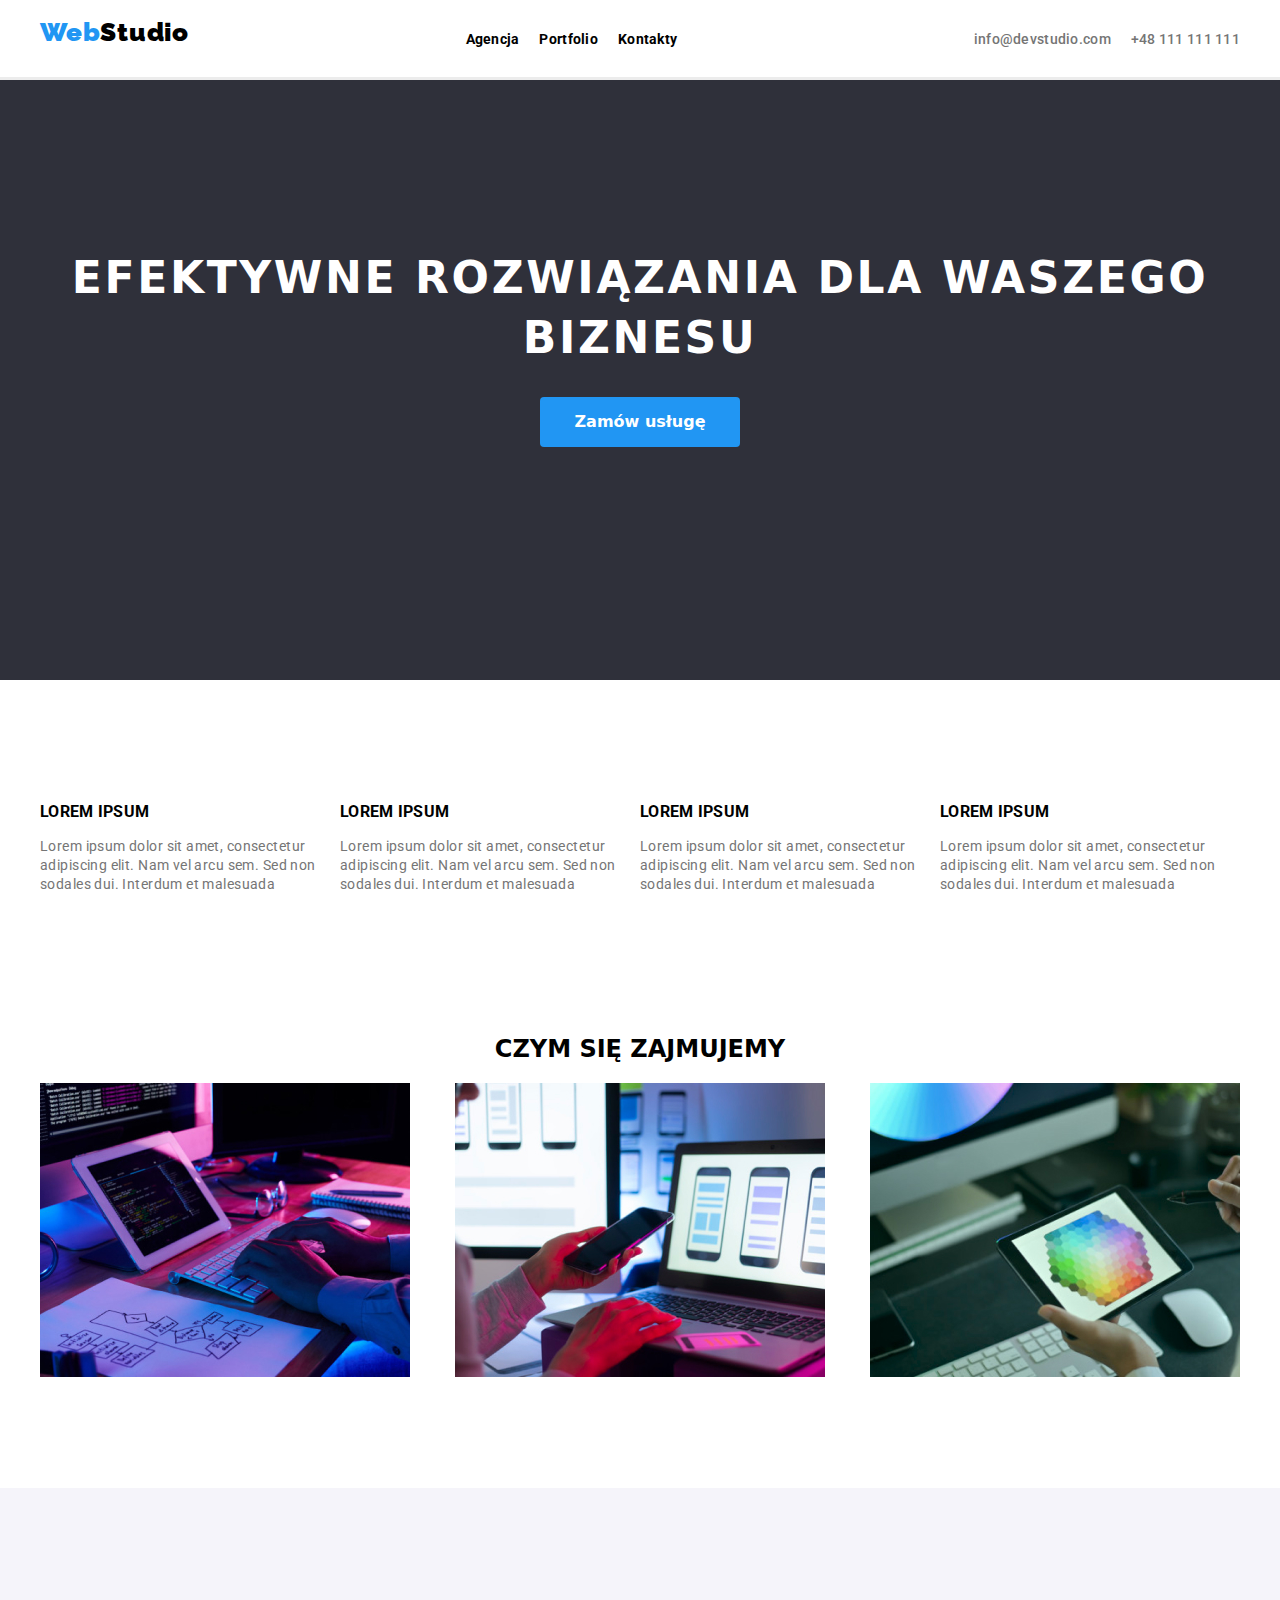
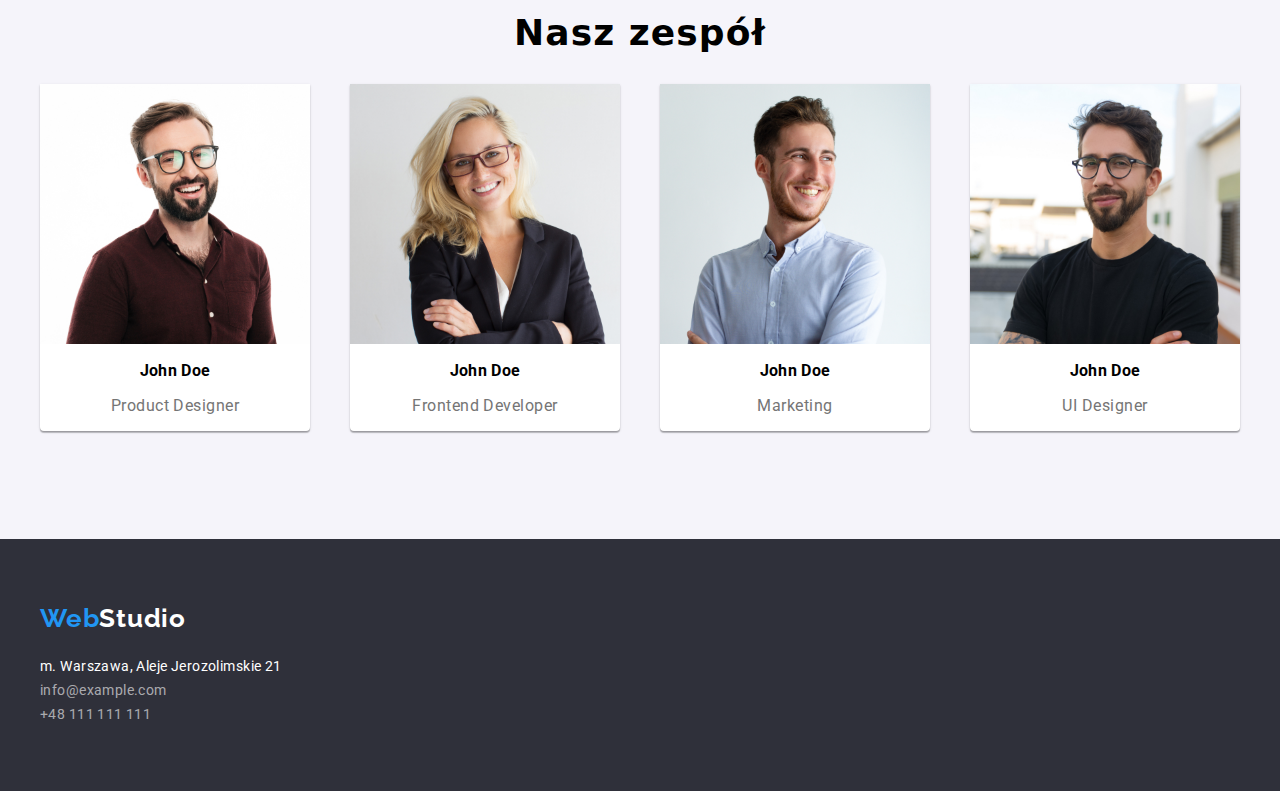
<file: index.html>
<!DOCTYPE html>
<html lang="en">
  <head>
    <meta charset="UTF-8" />
    <meta http-equiv="X-UA-Compatible" content="IE=edge" />
    <meta name="viewport" content="width=device-width, initial-scale=1.0" />
    <link rel="stylesheet" href="style/styles.css" />
    <link rel="preconnect" href="https://fonts.googleapis.com" />
    <link rel="preconnect" href="https://fonts.gstatic.com" crossorigin />
    <link
      href="https://fonts.googleapis.com/css2?family=Raleway:wght@700&family=Roboto:wght@100;400&display=swap"
      rel="stylesheet"
    />
    <link rel="stylesheet" href="https://cdnjs.cloudflare.com/ajax/libs/modern-normalize/1.0.0/modern-normalize.min.css">
    <title>Portfolio</title>
  </head>
  <body>  
    <!-- Nagłówek -->
    <header id="header">
         <div class="container head">
      <a href="index.html" class="web"><span class="blue">Web</span>Studio</a>
      <nav id="navigation">
        <!-- Nawigacja do innych stron -->
        <ul>
          <li class="agency"><a href="index.html">Agencja</a></li>
          <li class="portfolio"><a href="portfolio.html">Portfolio</a></li>
          <li class="contact"><a href="contact">Kontakty</a></li>
        </ul>
      </nav>
      <div class="info">
        <!-- Link do adresu e-mail  -->
        <a href="mailto:info@devstudio.com" class="mail1">info@devstudio.com</a>

        <!-- Link do numeru telefonu -->
        <a href="tel:+48111111111" class="tel1">+48 111 111 111</a>
        </div>
      </div>
    </header>
    <main>
      <section class="biznes1">
        <div class="container">
          <div class="efekt">
            <h1>EFEKTYWNE ROZWIĄZANIA DLA WASZEGO BIZNESU</h1>
          </div>
          <button class="buttoni" type="button">Zamów usługę</button>
        </div>
      </section>
      <section class="lor">
        <div class="container">
          <ul>
            <li>
              <h3>LOREM IPSUM</h3>
               <p>
                  Lorem ipsum dolor sit amet, consectetur adipiscing elit. Nam
                  vel arcu sem. Sed non sodales dui. Interdum et malesuada
                </p>
            </li>

    <li>
              <h3>LOREM IPSUM</h3>
               <p>
                  Lorem ipsum dolor sit amet, consectetur adipiscing elit. Nam
                  vel arcu sem. Sed non sodales dui. Interdum et malesuada
                </p>
            </li>

  <li>
              <h3>LOREM IPSUM</h3>
               <p>
                  Lorem ipsum dolor sit amet, consectetur adipiscing elit. Nam
                  vel arcu sem. Sed non sodales dui. Interdum et malesuada
                </p>
            </li>

  <li>
              <h3>LOREM IPSUM</h3>
               <p>
                  Lorem ipsum dolor sit amet, consectetur adipiscing elit. Nam
                  vel arcu sem. Sed non sodales dui. Interdum et malesuada
                </p>
            </li>
            </ul>
        </div>
      </div>
      </section>
      <section>
        <div class="container">
          <h2>CZYM SIĘ ZAJMUJEMY</h2>
          <ul>
            <li>
              <img
                src="images/img.jpg"
                alt="Człowiek piszący coś na klawiaturze"
              />
            </li>

            <li>
              <img
                src="images/img1.jpg"
                alt="Człowiek z laptopem i telefonem"
              />
            </li>

            <li>
              <img src="images/img2.jpg" alt="Paleta barw" />
            </li>
          </ul>
      </section>
      
      <section class="teamc">
        <div class="container">
          <h2>Nasz zespół</h2>
            <ul class="cards">
              <li class="item">
                 <img
                    src="images/1.jpg"
                    alt="Jon Doe1"
                    width="270px"
                    height="260px"
                  />
                  <h3>John Doe</h3>
                  <p>Product Designer</p>
              </li>

              <li class="item">
                  <img
                      src="images/2.jpg"
                      alt="Jon Doe2"
                      width="270px"
                      height="260px"
                    />
                    <h3>John Doe</h3>
                    <p>Frontend Developer</p>
              </li>

 <li class="item">
                   <img
                      src="images/3.jpg"
                      alt="Jon Doe3"
                      width="270px"
                      height="260px"
                    />
                    <h3>John Doe</h3>
                    <p>Marketing</p>
              </li>

 <li class="item">
                  <img
                      src="images/4.jpg"
                      alt="Jon Doe4"
                      width="270px"
                      height="260px"
                    />
                    <h3>John Doe</h3>
                    <p>UI Designer</p>
              </li>
              </ul>
              </div>  
            </div>
      </section>
    </main>
  </body>
  <footer>
    <div class="container">
    <a href="index.html" class="web2"><span class="blue">Web</span>Studio</a>
    <address>
      <p class="city">m. Warszawa, Aleje Jerozolimskie 21</p>
      <a href="mailto:info@example.com" class="mail1">info@example.com</a>
      <a href="tel:+48111111111" class="tel1">+48 111 111 111</a>
    </address>
    </div>
  </footer>
</html>
</file>
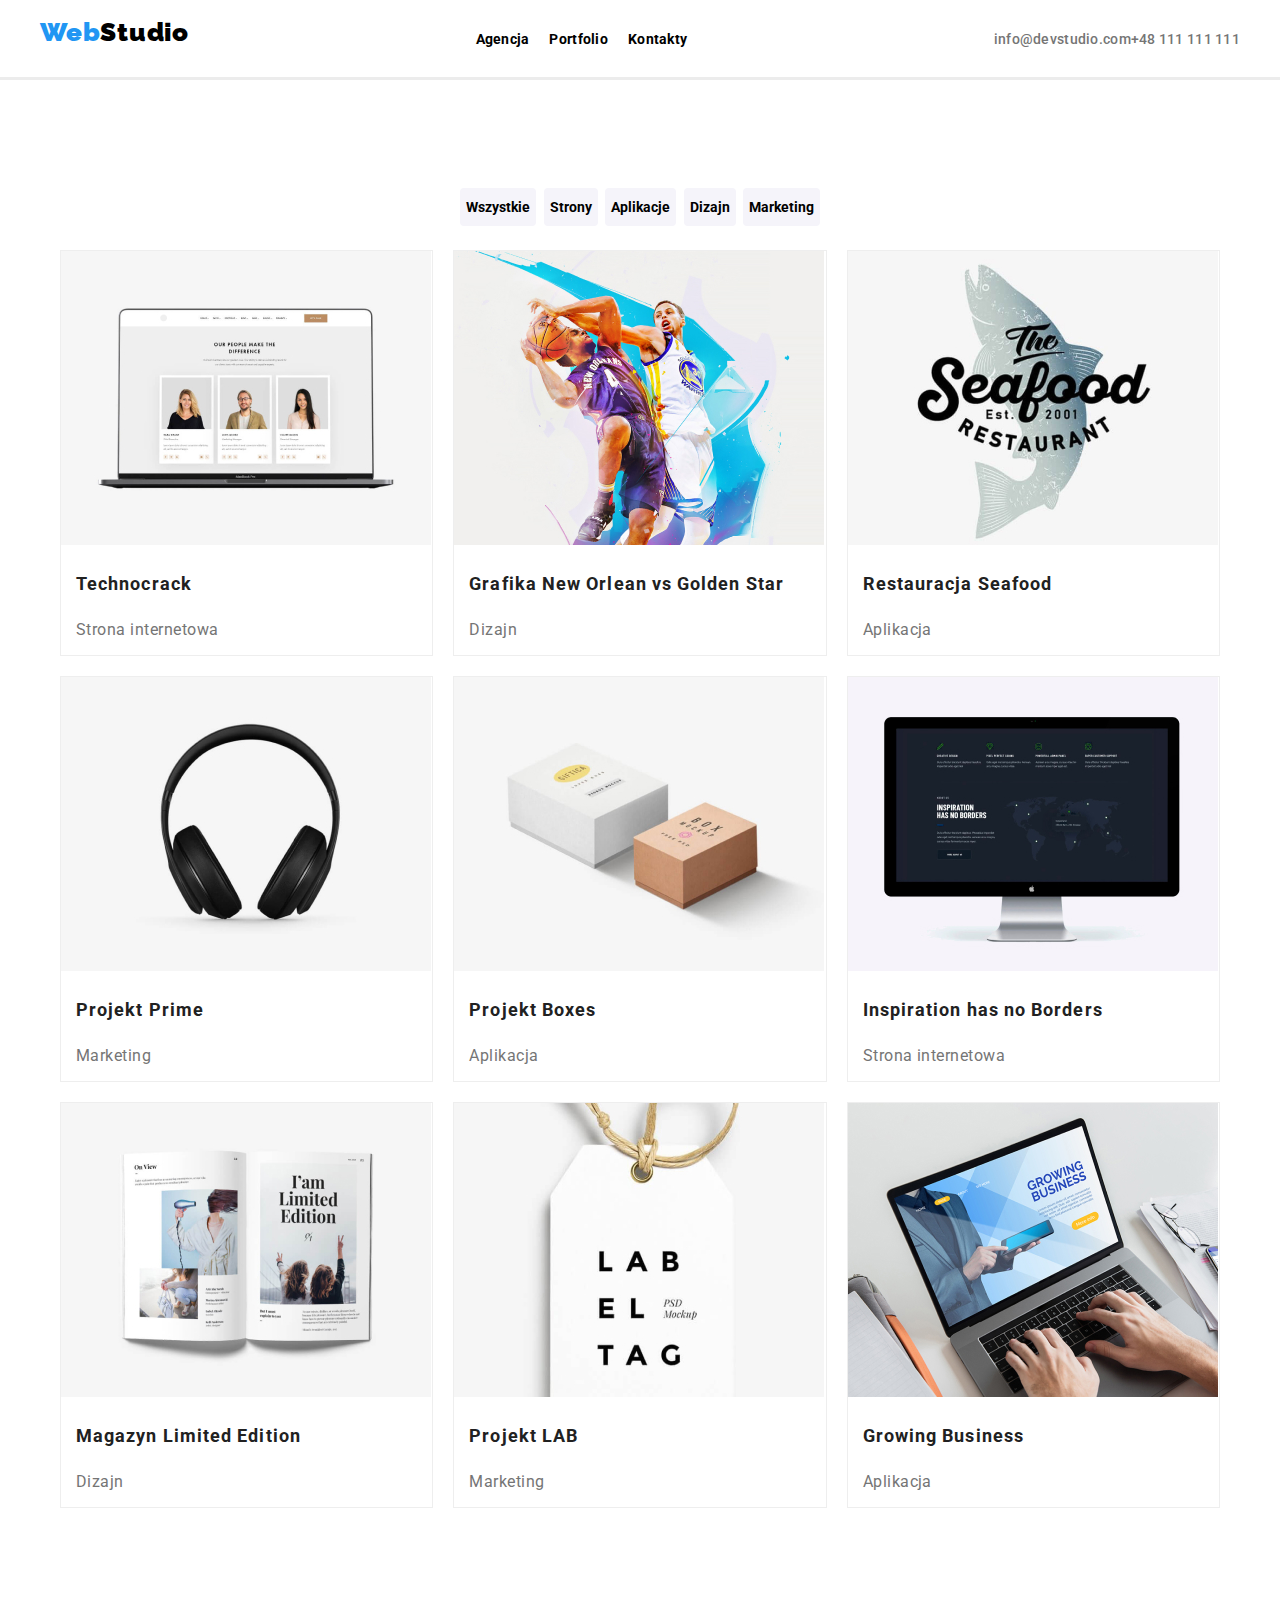
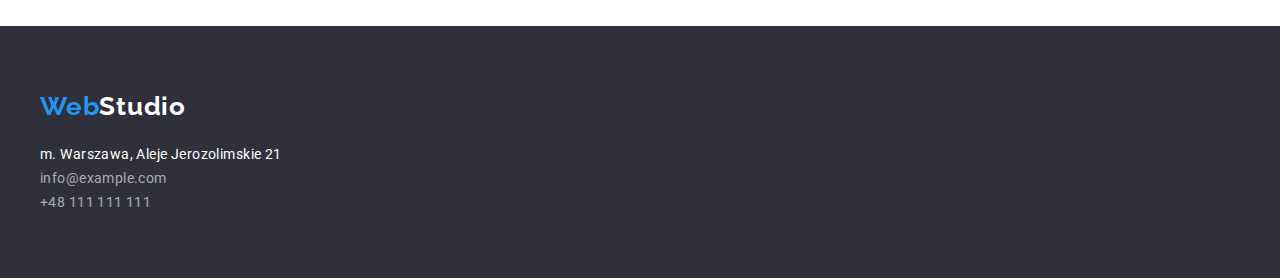
<file: portfolio.html>
<!DOCTYPE html>
<html lang="en">
  <head>
    <meta charset="UTF-8" />
    <meta http-equiv="X-UA-Compatible" content="IE=edge" />
    <meta name="viewport" content="width=device-width, initial-scale=1.0" />
    <link rel="stylesheet" href="style/styles.css" />
    <link rel="preconnect" href="https://fonts.googleapis.com" />
    <link rel="preconnect" href="https://fonts.gstatic.com" crossorigin />
    <link
      href="https://fonts.googleapis.com/css2?family=Raleway:wght@700&family=Roboto:wght@100;400&display=swap"
      rel="stylesheet"
    />
    <link
      rel="stylesheet"
      href="https://cdnjs.cloudflare.com/ajax/libs/modern-normalize/1.0.0/modern-normalize.min.css"
    />
    <title>Portfolio</title>
  </head>
  <body>
    
      <!-- Nagłówek -->
      <header id="header">
        <div class="container head">
        <a href="index.html" class="web"><span class="blue">Web</span>Studio</a>
        <nav id="navigation">
          <!-- Nawigacja do innych stron -->
          <ul>
            <li class="agency"><a href="index.html">Agencja</a></li>
            <li class="portfolio"><a href="portfolio.html">Portfolio</a></li>
            <li class="contact"><a href="contact">Kontakty</a></li>
          </ul>
        </nav>
        <div class="info">
          <!-- Link do adresu e-mail  -->
          <a href="mailto:info@devstudio.com" class="mail"
            >info@devstudio.com</a>

          <!-- Link do numeru telefonu -->
          <a href="tel:+48111111111" class="tel">+48 111 111 111</a>
        </div>
      </header>
      <main>
        <section class="photos">
          <div class="container"> 
            <div class="buttonp">
          <ul>
            <li>
              <button class="butp" type="button" value="Button">
                Wszystkie
              </button>
            </li>
            <li>
              <button class="butp" type="button" value="Button">Strony</button>
            </li>
            <li>
              <button class="butp" type="button" value="Button">
                Aplikacje
              </button>
            </li>
            <li>
              <button class="butp" type="button" value="Button">Dizajn</button>
            </li>
            <li>
              <button class="butp" type="button" value="Button">
                Marketing
              </button>
              </div>
            </li>
          </ul>

          <ul class="cardsp">
            <li class="itemp">
              <figure class="technoc">
                <img src="images/techno.jpg" alt="Techno" />
                <figcaption>
                  <h3>Technocrack</h3>
                  <p>Strona internetowa</p>
                </figcaption>
              </figure>
            </li>

            <li class="itemp">
              <figure class="basketc">
                <img src="images/basket.jpg" alt="Basket" />
                <figcaption>
                  <h3>Grafika New Orlean vs Golden Star</h3>
                  <p>Dizajn</p>
                </figcaption>
              </figure>
            </li>

            <li class="itemp">
              <figure class="seac">
                <img src="images/seafood.jpg" alt="Seafood" />
                <figcaption>
                  <h3>Restauracja Seafood</h3>
                  <p>Aplikacja</p>
                </figcaption>
              </figure>
            </li>

            <li class="itemp">
              <figure class="headc">
                <img src="images/headphones.jpg" alt="Headphones" />
                <figcaption>
                  <h3>Projekt Prime</h3>
                  <p>Marketing</p>
                </figcaption>
              </figure>
            </li>

            <li class="itemp">
              <figure class="boxc">
                <img src="images/box.jpg" alt="Box" />
                <figcaption>
                  <h3>Projekt Boxes</h3>
                  <p>Aplikacja</p>
                </figcaption>
              </figure>
            </li>

            <li class="itemp">
              <figure class="screenc">
                <img src="images/screen.jpg" alt="Screen" />
                <figcaption>
                  <h3>Inspiration has no Borders</h3>
                  <p>Strona internetowa</p>
                </figcaption>
              </figure>
            </li>

            <li class="itemp">
              <figure class="bookc">
                <img src="images/book.jpg" alt="Book" />
                <figcaption>
                  <h3>Magazyn Limited Edition</h3>
                  <p>Dizajn</p>
                </figcaption>
              </figure>
            </li>

            <li class="itemp">
              <figure class="labelc">
                <img src="images/label.jpg" alt="LAB" />
                <figcaption>
                  <h3>Projekt LAB</h3>
                  <p>Marketing</p>
                </figcaption>
              </figure>
            </li>

            <li class="itemp">
              <figure class="laptopc">
                <img src="images/laptop.jpg" alt="Laptop" />
                <figcaption>
                  <h3>Growing Business</h3>
                  <p>Aplikacja</p>
                </figcaption>
              </figure>
            </li>
          </ul>
          </div>
        </section>
      </main>
    </div>
  </body>
  <footer>
    <div class="container">
    <a href="index.html" class="web2"><span class="blue">Web</span>Studio</a>
    <address>
      <p class="city">m. Warszawa, Aleje Jerozolimskie 21</p>
      <a href="mailto:info@example.com" class="mail2">info@example.com</a>
      <a href="tel:+48111111111" class="tel2">+48 111 111 111</a>
    </address>
    </div>
  </footer>
</html>
</file>
<file: style/styles.css>
#header {
  background: #ffffff;
  margin: 0px auto;
}

header {
  border-bottom-style: solid;
  color: #ececec;
  display: flex;
  justify-content: space-between;
  align-items: center;
  height: 80px;
}

#navigation ul li {
  font-weight: bold;
  padding-right: 20px;
}

a {
  color: black;
}

* {
  box-sizing: border-box;
}

body {
  font-family: "Roboto", sans-serif;
  font-size: 400;
  color: black;
}

section {
  padding-bottom: 94px;
}
button {
  cursor: pointer;
}

.buttonp {
  width: 30%;
  justify-content: center;
  margin-left: auto;
  margin-right: auto;
}

.head {
display: flex;
justify-content: space-between;
margin: 0px auto;
}

.container {
  width: 1200px;
  margin: 0 auto;
}

.container h2 {
  display: flex;
  justify-content: center;
}

.biznes {
  display: flex;
  justify-content: center;
}

.ulbutton {
  list-style-type: none;
  text-decoration: none;
  justify-content: center;
  display: flex;
}

ul li {
  display: inline;
}

ul {
  font-family: "Roboto";
  font-style: normal;
  font-weight: 500;
  font-size: 14px;
  line-height: 16px;
  letter-spacing: 0.02em;
  padding-left: 0px;
  display: flex;
  justify-content: space-between;
}

#navigation a:hover {
  color: #2196f3;
}

.agency {
  font-family: "Roboto";
  font-style: normal;
  font-weight: 500;
  font-size: 14px;
  letter-spacing: 0.02em;
}

a {
  text-decoration: none;
}

.agency {
}

.portfolio {
}

.contact {
}

.info {
  font-family: "Roboto";
  font-style: normal;
  font-weight: 500;
  font-size: 14px;
  line-height: 16px;
  letter-spacing: 0.02em;
  display: flex;
  align-items: center;
}

.info a {
  color: #757575;
}

.info a:hover {
  color: #2196f3;
}
.mail {
  text-decoration: none;
}

.tel {
  text-decoration: none;
}
.web {
  font-family: "Raleway";
  font-style: normal;
  font-weight: 900;
  font-size: 26px;
  line-height: 31px;
  /* identical to box height */

  letter-spacing: 0.03em;
  text-decoration: none;
  color: black;
}

.blue {
  color: #2196f3;
}

.containers {
  padding-top: 94px;
  display: flex;
  justify-content: center;
}

.biznes1 {
  background: #2f303a;
  display: flex;
  align-items: center;
  text-align: center;
  height: 600px;
  padding-top: 0px;
  margin: 0 auto;
}

.efekt h1 {
  letter-spacing: 0.06em;
  text-transform: uppercase;
  font-style: normal;
  font-weight: 900;
  font-size: 44px;
  line-height: 60px;
  color: #ffffff;
}

.buttoni {
  background: #2196f3;
  color: white;
  width: 200px;
  height: 50px;
}

figure {
  margin: 0;
}

.pho p {
  text-align: left;
}

.containerwe {
  background: #ffffff;
}

.lor {
  padding-top: 94px;
  padding-bottom: 94px;
}

.lor ul {
  display: flex;
}

.lor p {
  color: #757575;
  text-align: left;
  font-size: 14px;
}

.lor h3 {
  text-align: left;
}
.tabc {
}

.lorem {
  color: #757575;
}

.czym {
  padding-bottom: 94px;
}

.boxczym {
  text-align: center;
}

.boxczym h2 {
}

.teamc {
  background: #f5f4fa;
  padding-top: 94px;
}

.teamc h2 {
  font-style: normal;
  font-weight: 700;
  font-size: 36px;
  line-height: 42px;
  text-align: center;
  letter-spacing: 0.03em;
}

.teamc h3 {
  text-align: center;
}

.teamc p {
  color: #757575;
  font-family: "Roboto";
  font-style: normal;
  font-weight: 400;
  font-size: 16px;
  line-height: 19px;
  /* identical to box height */

  text-align: center;
  letter-spacing: 0.03em;
}

.teambox {
  display: flex;
  justify-content: center;
}

.cards {
  display: flex;
  justify-content: space-between;
  /* Make a flex container multiline */
  gap: 10px;
  padding: 0;
  list-style: none;
}

.item {
  /*  Set the width of the elements  */
  padding: 0px;
  background-color: #fff;
  border-radius: 0px 0px 4px 4px;
  box-shadow: 0px 1px 3px rgba(0, 0, 0, 0.12), 0px 1px 1px rgba(0, 0, 0, 0.14),
    0px 2px 1px rgba(0, 0, 0, 0.2);
}

.john1box {
  background: #ffffff;
}

.john1img {
}

.johnbox2 {
  background: #ffffff;
}

.john2img {
}

.johnbox3 {
  background: #ffffff;
}

.john3img {
}

.johnbox4 {
  background: #ffffff;
}

.john4img {
}

.teambox h3 {
  font-style: normal;
  font-weight: 500;
  font-size: 16px;
  line-height: 19px;
  text-align: center;
  letter-spacing: 0.03em;
  color: #212121;
  font-weight: bold;
}

.teambox p {
  color: #757575;
}

.bold td {
  font-family: "Roboto";
  font-style: normal;
  font-weight: 700;
  font-size: 14px;
  line-height: 16px;
  letter-spacing: 0.03em;
  text-transform: uppercase;
}

button {
  font-weight: bold;
  border-radius: 4px;
  background: #f5f4fa;
  border-style: hidden;
  font-family: "Roboto", sans-serif;
}

button:hover {
}

.cardsp {
  display: flex;
  /* Make a flex container multiline */
  flex-wrap: wrap;
  padding: 0;
  list-style: none;
  justify-content: center;
}

.itemp {
  /*  Set the width of the elements  */
  padding: 10px;
  background-color: #fff;
  border-radius: 0px 0px 4px 4px;
  flex-basis: calc((100% - 20px) / 3);
}

.itemp h3 {
  text-align: left;
  padding-left: 15px;
}

.itemp p {
  color: #757575;
  text-align: left;
  padding-left: 15px;
  font-family: "Roboto";
  font-style: normal;
  font-weight: 400;
  font-size: 16px;
}

.photos {
  padding-top: 94px;
}

.butp {
  height: 38px;
  border-radius: 4px;
  width: auto;
}

.two {
}

.three {
}

.four {
}

.five {
}

.technoc {
  box-sizing: border-box;
  background: #ffffff;
  border: 1px solid #eeeeee;
}

.technoimg {
}

.title1 h3 a {
}

figcaption h3 {
  font-family: "Roboto";
  font-style: normal;
  font-weight: 700;
  font-size: 18px;
  line-height: 36px;
  /* identical to box height, or 200% */

  letter-spacing: 0.06em;

  color: #212121;
}

figcaption {
  font-family: "Roboto";
  font-style: normal;
  font-weight: 400;
  font-size: 16px;
  line-height: 30px;
  /* identical to box height, or 188% */

  letter-spacing: 0.03em;
  color: #757575;
}
.basketc {
  box-sizing: border-box;
  background: #ffffff;
  border: 1px solid #eeeeee;
}

.basketimg {
}

.title2 h3 a {
}

.seac {
  box-sizing: border-box;
  background: #ffffff;
  border: 1px solid #eeeeee;
}

.seaimg {
}

.title3 h3 a {
}

.headc {
  box-sizing: border-box;
  background: #ffffff;
  border: 1px solid #eeeeee;
}

.headimg {
}

.title4 h3 a {
}

.boxc {
  box-sizing: border-box;
  background: #ffffff;
  border: 1px solid #eeeeee;
}

.boximg {
}

.title5 h3 a {
}

.screenc {
  box-sizing: border-box;
  background: #ffffff;
  border: 1px solid #eeeeee;
}

.screenimg {
}

.title6 h3 a {
}

.bookc {
  box-sizing: border-box;
  background: #ffffff;
  border: 1px solid #eeeeee;
}

.bookimg {
}

.title7 h3 a {
}

.labelc {
  box-sizing: border-box;
  background: #ffffff;
  border: 1px solid #eeeeee;
}

.labimg {
}

.title8 h3 a {
}

.laptopc {
  box-sizing: border-box;
  background: #ffffff;
  border: 1px solid #eeeeee;
}

.screenimg {
}

.title9 h3 a {
}

p {
  font-family: "Roboto";
  font-style: normal;
  font-weight: 400;
  font-size: 16px;
  line-height: 19px;
  /* identical to box height */

  text-align: center;
  letter-spacing: 0.03em;
}

footer {
  background-color: #2f303a;
  padding-top: 40px;
  padding-bottom: 40px;
  height: 252px;
  display: flex;
  align-items: center;
}

.footercp {
  background-color: #2f303a;
}
.web2 {
  font-family: "Raleway";
  font-style: normal;
  font-weight: 700;
  font-size: 26px;
  line-height: 31px;
  /* identical to box height */
  color: white;
  letter-spacing: 0.03em;
  display: flex;
}

.foot a {
}

.city {
  font-family: "Roboto";
  font-style: normal;
  font-weight: 400;
  font-size: 14px;
  line-height: 24px;
  /* or 171% */
  letter-spacing: 0.03em;
  color: #ffffff;
  text-align: left;
  margin-top: 20px;
  margin-bottom: 0px;
}

.city2 {
  font-family: "Roboto";
  font-style: normal;
  font-weight: 400;
  font-size: 14px;
  line-height: 24px;
  /* or 171% */

  letter-spacing: 0.03em;

  color: #ffffff;
}

address {
  display: flex;
  flex-direction: column;
  text-align: left;
}
address a {
  font-family: "Roboto";
  font-style: normal;
  font-weight: 400;
  font-size: 14px;
  line-height: 24px;
  /* or 171% */

  letter-spacing: 0.03em;

  color: rgba(255, 255, 255, 0.6);
}

.mail1 {
  padding-right: 20px;
}

.tel1 {
}

.mail2 {
}

.tel2 {
}
address a:hover {
}
</file>
